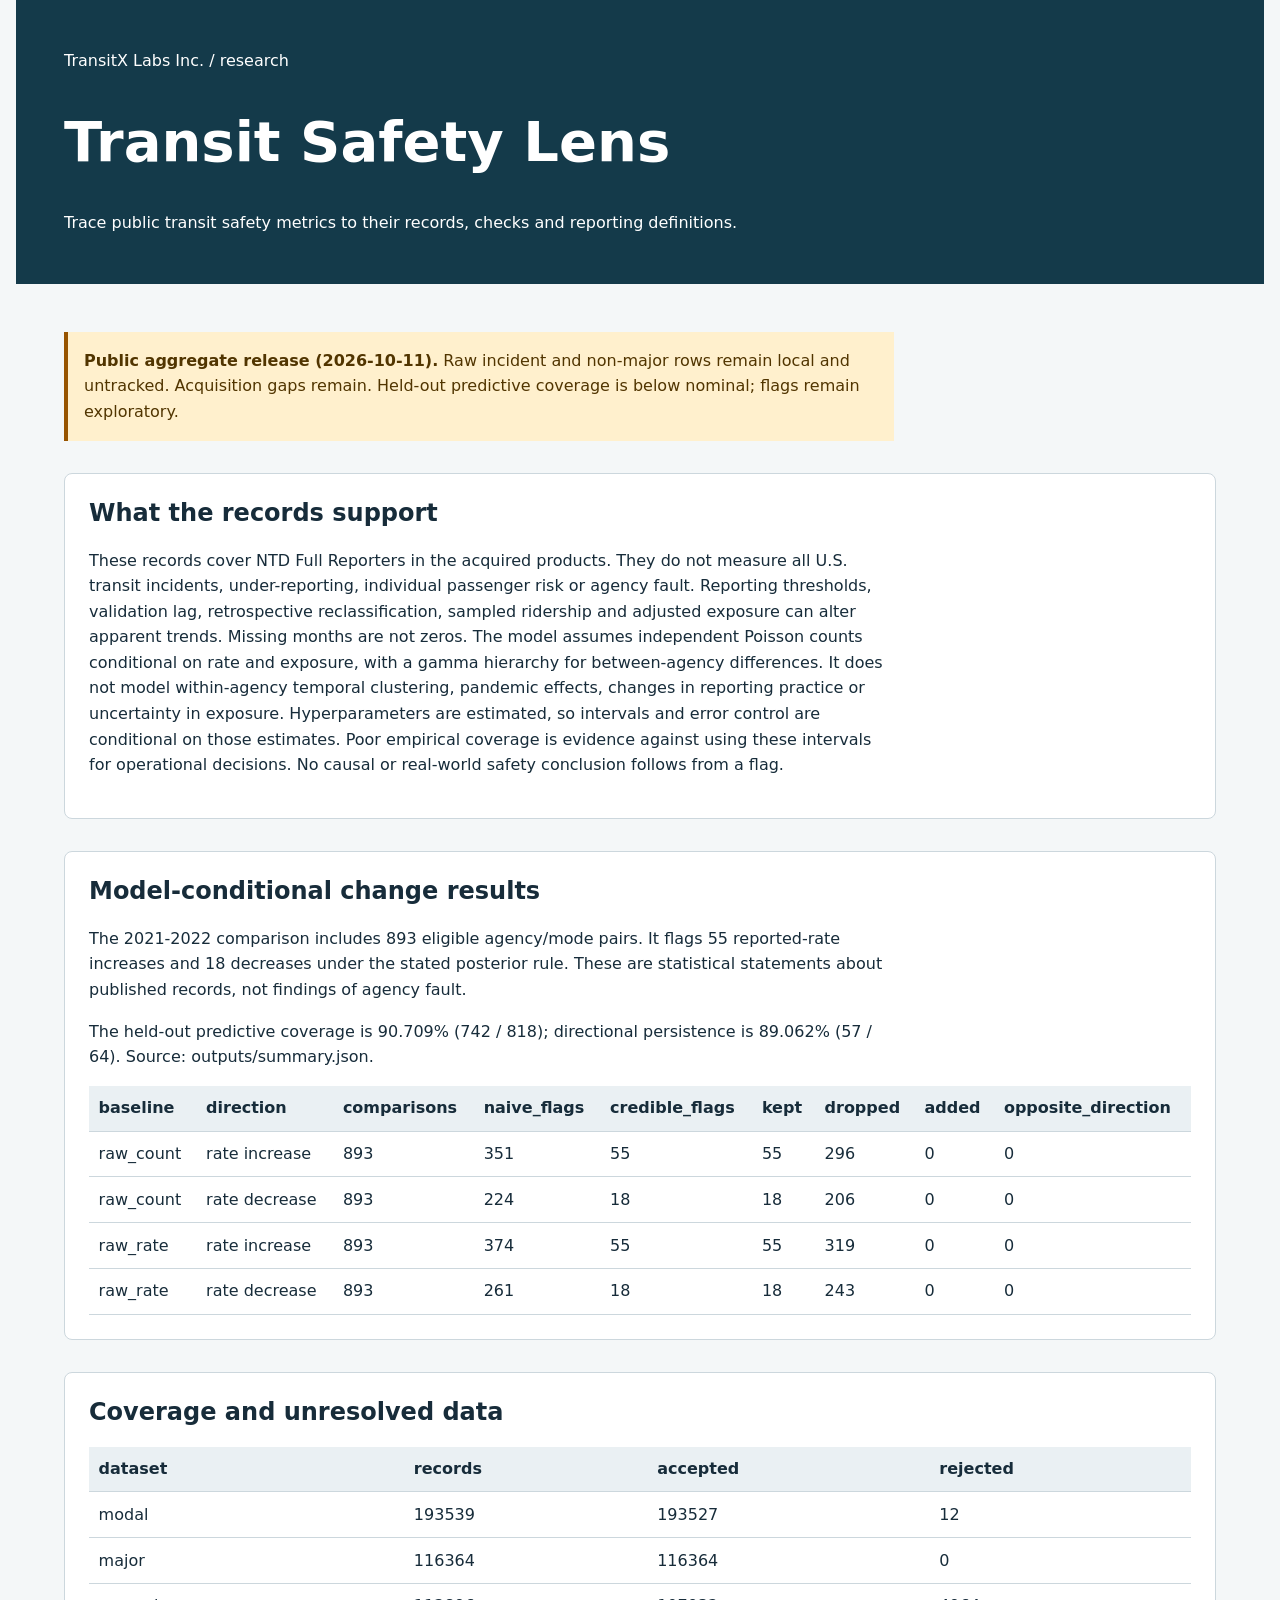
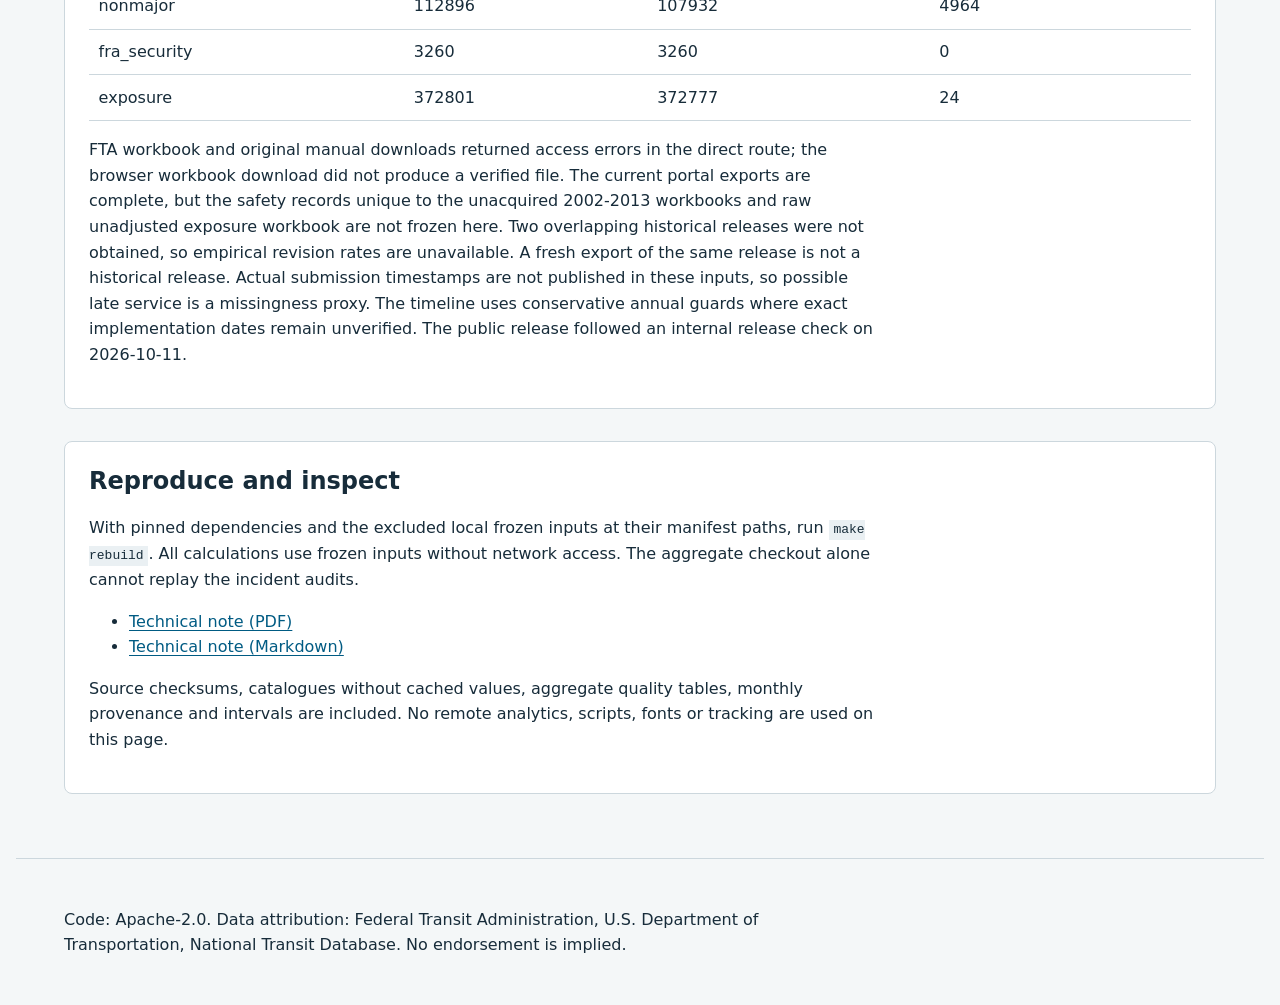
<file: index.html>
<!doctype html>
<html lang="en-CA"><head><meta charset="utf-8"><meta name="viewport" content="width=device-width,initial-scale=1"><meta name="description" content="Reproducible checks and bounded statistical comparisons for public transit safety records."><title>Transit Safety Lens | TransitX Labs</title><link rel="stylesheet" href="site/style.css"></head>
<body><a class="skip" href="#main">Skip to content</a><header><p>TransitX Labs Inc. / research</p><h1>Transit Safety Lens</h1><p>Trace public transit safety metrics to their records, checks and reporting definitions.</p></header>
<main id="main"><p class="status"><strong>Public aggregate release (2026-10-11).</strong> Raw incident and non-major rows remain local and untracked. Acquisition gaps remain. Held-out predictive coverage is below nominal; flags remain exploratory.</p><section><h2>What the records support</h2><p>These records cover NTD Full Reporters in the acquired products. They do not measure all U.S. transit incidents, under-reporting, individual passenger risk or agency fault. Reporting thresholds, validation lag, retrospective reclassification, sampled ridership and adjusted exposure can alter apparent trends. Missing months are not zeros. The model assumes independent Poisson counts conditional on rate and exposure, with a gamma hierarchy for between-agency differences. It does not model within-agency temporal clustering, pandemic effects, changes in reporting practice or uncertainty in exposure. Hyperparameters are estimated, so intervals and error control are conditional on those estimates. Poor empirical coverage is evidence against using these intervals for operational decisions. No causal or real-world safety conclusion follows from a flag.</p></section>
<section id="model-results"><h2>Model-conditional change results</h2><p>The 2021-2022 comparison includes 893 eligible agency/mode pairs. It flags 55 reported-rate increases and 18 decreases under the stated posterior rule. These are statistical statements about published records, not findings of agency fault.</p><p>The held-out predictive coverage is 90.709% (742 / 818); directional persistence is 89.062% (57 / 64). Source: outputs/summary.json.</p><table class="dataframe results">
  <thead>
    <tr style="text-align: right;">
      <th scope="col">baseline</th>
      <th scope="col">direction</th>
      <th scope="col">comparisons</th>
      <th scope="col">naive_flags</th>
      <th scope="col">credible_flags</th>
      <th scope="col">kept</th>
      <th scope="col">dropped</th>
      <th scope="col">added</th>
      <th scope="col">opposite_direction</th>
    </tr>
  </thead>
  <tbody>
    <tr>
      <td>raw_count</td>
      <td>rate increase</td>
      <td>893</td>
      <td>351</td>
      <td>55</td>
      <td>55</td>
      <td>296</td>
      <td>0</td>
      <td>0</td>
    </tr>
    <tr>
      <td>raw_count</td>
      <td>rate decrease</td>
      <td>893</td>
      <td>224</td>
      <td>18</td>
      <td>18</td>
      <td>206</td>
      <td>0</td>
      <td>0</td>
    </tr>
    <tr>
      <td>raw_rate</td>
      <td>rate increase</td>
      <td>893</td>
      <td>374</td>
      <td>55</td>
      <td>55</td>
      <td>319</td>
      <td>0</td>
      <td>0</td>
    </tr>
    <tr>
      <td>raw_rate</td>
      <td>rate decrease</td>
      <td>893</td>
      <td>261</td>
      <td>18</td>
      <td>18</td>
      <td>243</td>
      <td>0</td>
      <td>0</td>
    </tr>
  </tbody>
</table></section>
<section id="coverage"><h2>Coverage and unresolved data</h2><table class="dataframe">
  <thead>
    <tr style="text-align: right;">
      <th scope="col">dataset</th>
      <th scope="col">records</th>
      <th scope="col">accepted</th>
      <th scope="col">rejected</th>
    </tr>
  </thead>
  <tbody>
    <tr>
      <td>modal</td>
      <td>193539</td>
      <td>193527</td>
      <td>12</td>
    </tr>
    <tr>
      <td>major</td>
      <td>116364</td>
      <td>116364</td>
      <td>0</td>
    </tr>
    <tr>
      <td>nonmajor</td>
      <td>112896</td>
      <td>107932</td>
      <td>4964</td>
    </tr>
    <tr>
      <td>fra_security</td>
      <td>3260</td>
      <td>3260</td>
      <td>0</td>
    </tr>
    <tr>
      <td>exposure</td>
      <td>372801</td>
      <td>372777</td>
      <td>24</td>
    </tr>
  </tbody>
</table><p>FTA workbook and original manual downloads returned access errors in the direct route; the browser workbook download did not produce a verified file. The current portal exports are complete, but the safety records unique to the unacquired 2002-2013 workbooks and raw unadjusted exposure workbook are not frozen here. Two overlapping historical releases were not obtained, so empirical revision rates are unavailable. A fresh export of the same release is not a historical release. Actual submission timestamps are not published in these inputs, so possible late service is a missingness proxy. The timeline uses conservative annual guards where exact implementation dates remain unverified. The public release followed an internal release check on 2026-10-11.</p></section>
<section id="reproduce"><h2>Reproduce and inspect</h2><p>With pinned dependencies and the excluded local frozen inputs at their manifest paths, run <code>make rebuild</code>. All calculations use frozen inputs without network access. The aggregate checkout alone cannot replay the incident audits.</p><ul><li><a href="TECHNICAL_NOTE.pdf">Technical note (PDF)</a></li><li><a href="TECHNICAL_NOTE.md">Technical note (Markdown)</a></li></ul><p>Source checksums, catalogues without cached values, aggregate quality tables, monthly provenance and intervals are included. No remote analytics, scripts, fonts or tracking are used on this page.</p></section></main><footer><p>Code: Apache-2.0. Data attribution: Federal Transit Administration, U.S. Department of Transportation, National Transit Database. No endorsement is implied.</p></footer></body></html>
</file>
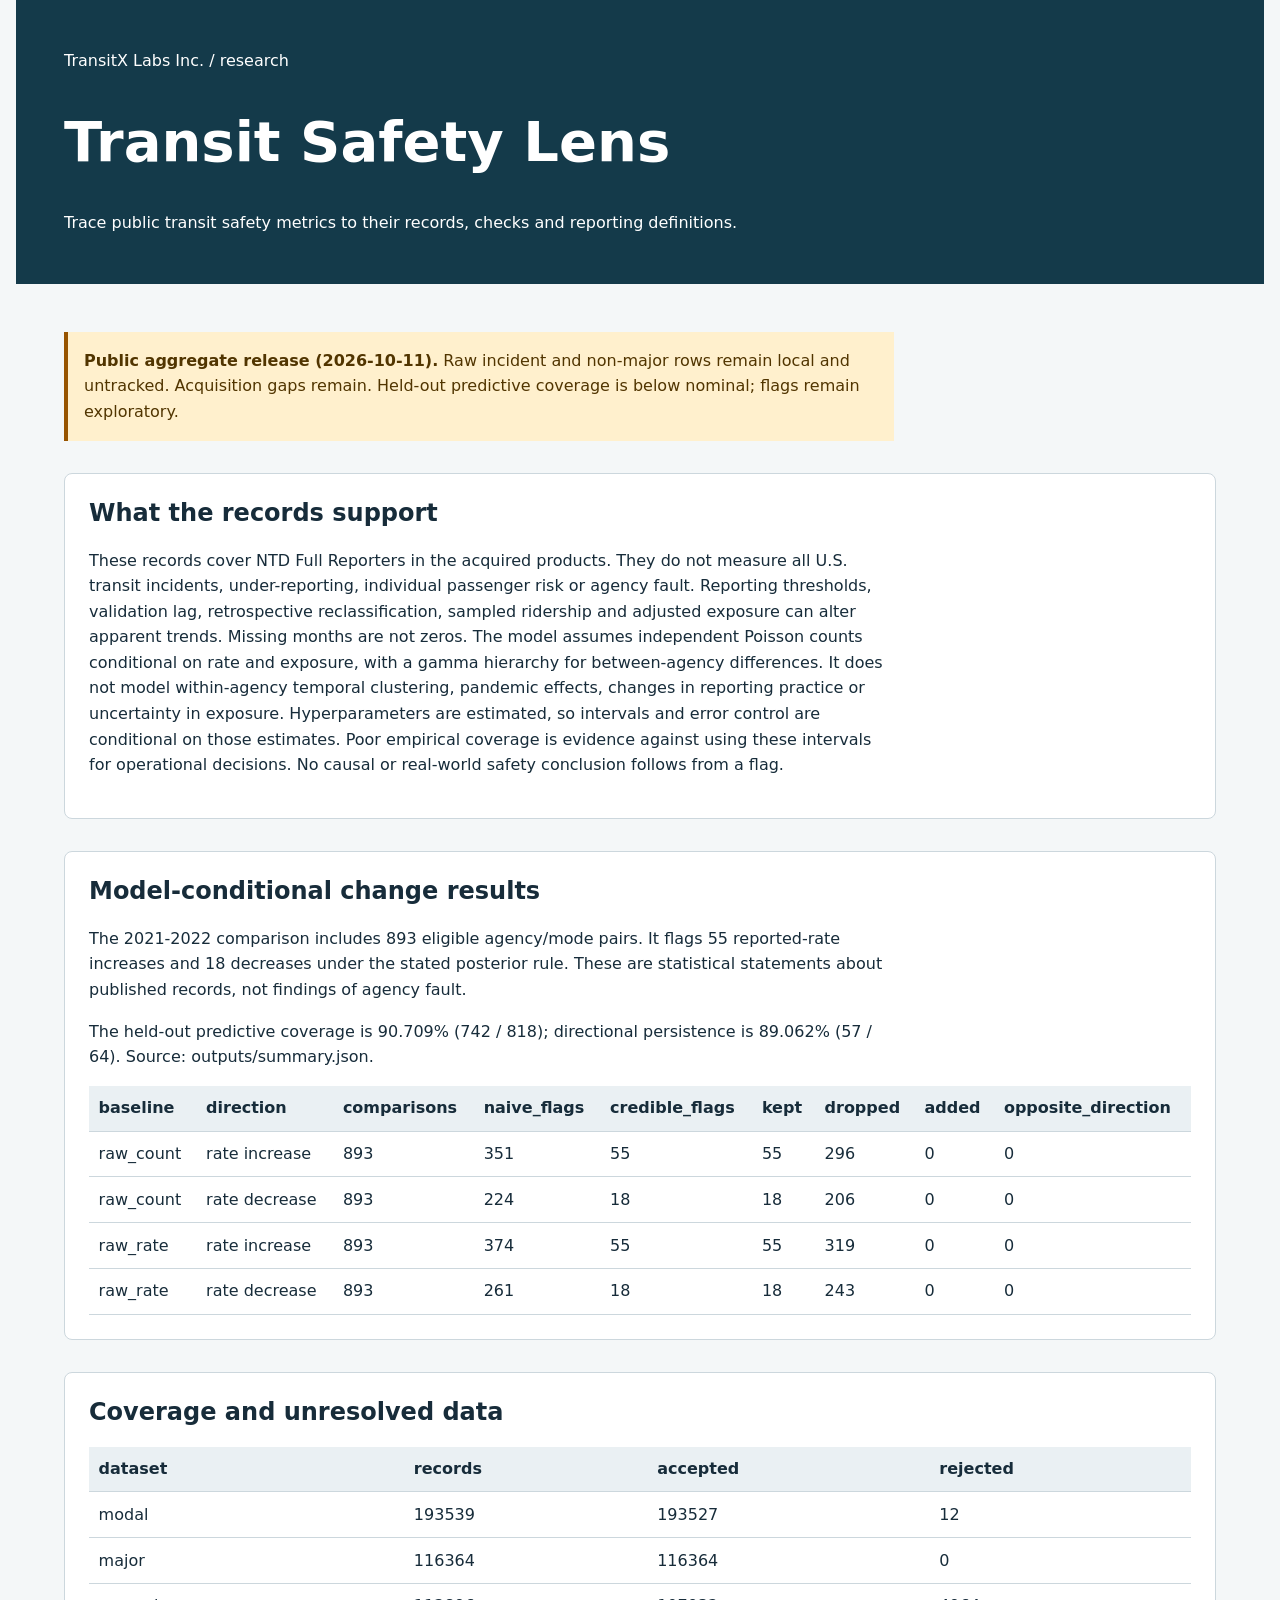
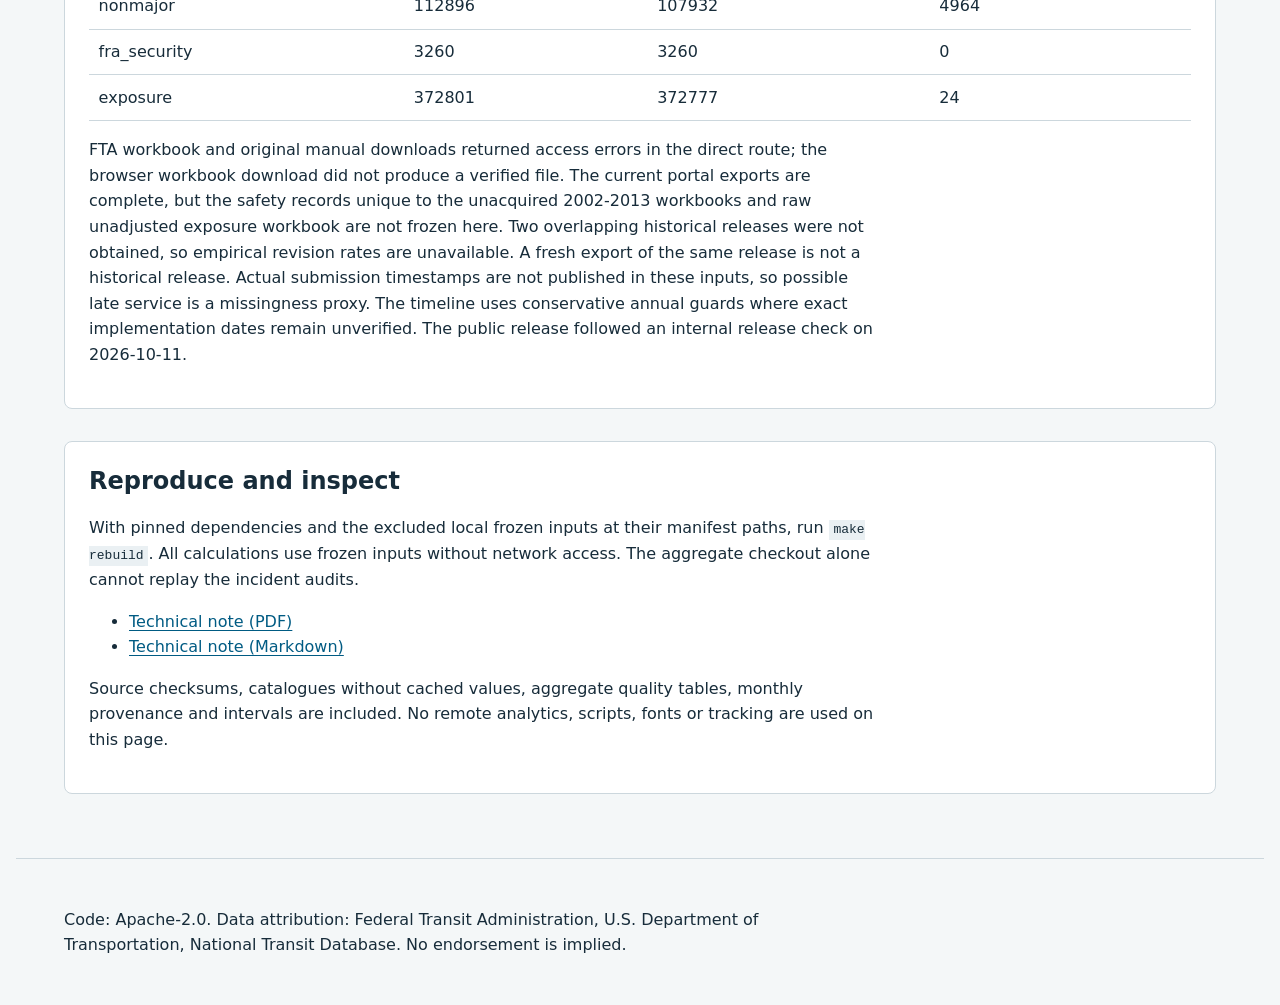
<file: site/index.html>
<!doctype html>
<html lang="en-CA"><head><meta charset="utf-8"><meta name="viewport" content="width=device-width,initial-scale=1"><meta name="description" content="Reproducible checks and bounded statistical comparisons for public transit safety records."><title>Transit Safety Lens | TransitX Labs</title><link rel="stylesheet" href="style.css"></head>
<body><a class="skip" href="#main">Skip to content</a><header><p>TransitX Labs Inc. / research</p><h1>Transit Safety Lens</h1><p>Trace public transit safety metrics to their records, checks and reporting definitions.</p></header>
<main id="main"><p class="status"><strong>Public aggregate release (2026-10-11).</strong> Raw incident and non-major rows remain local and untracked. Acquisition gaps remain. Held-out predictive coverage is below nominal; flags remain exploratory.</p><section><h2>What the records support</h2><p>These records cover NTD Full Reporters in the acquired products. They do not measure all U.S. transit incidents, under-reporting, individual passenger risk or agency fault. Reporting thresholds, validation lag, retrospective reclassification, sampled ridership and adjusted exposure can alter apparent trends. Missing months are not zeros. The model assumes independent Poisson counts conditional on rate and exposure, with a gamma hierarchy for between-agency differences. It does not model within-agency temporal clustering, pandemic effects, changes in reporting practice or uncertainty in exposure. Hyperparameters are estimated, so intervals and error control are conditional on those estimates. Poor empirical coverage is evidence against using these intervals for operational decisions. No causal or real-world safety conclusion follows from a flag.</p></section>
<section><h2>Model-conditional change results</h2><p>The 2021-2022 comparison includes 893 eligible agency/mode pairs. It flags 55 reported-rate increases and 18 decreases under the stated posterior rule. These are statistical statements about published records, not findings of agency fault.</p><p>The held-out predictive coverage is 90.709% (742 / 818); directional persistence is 89.062% (57 / 64). Source: outputs/summary.json.</p><table class="dataframe results">
  <thead>
    <tr style="text-align: right;">
      <th scope="col">baseline</th>
      <th scope="col">direction</th>
      <th scope="col">comparisons</th>
      <th scope="col">naive_flags</th>
      <th scope="col">credible_flags</th>
      <th scope="col">kept</th>
      <th scope="col">dropped</th>
      <th scope="col">added</th>
      <th scope="col">opposite_direction</th>
    </tr>
  </thead>
  <tbody>
    <tr>
      <td>raw_count</td>
      <td>rate increase</td>
      <td>893</td>
      <td>351</td>
      <td>55</td>
      <td>55</td>
      <td>296</td>
      <td>0</td>
      <td>0</td>
    </tr>
    <tr>
      <td>raw_count</td>
      <td>rate decrease</td>
      <td>893</td>
      <td>224</td>
      <td>18</td>
      <td>18</td>
      <td>206</td>
      <td>0</td>
      <td>0</td>
    </tr>
    <tr>
      <td>raw_rate</td>
      <td>rate increase</td>
      <td>893</td>
      <td>374</td>
      <td>55</td>
      <td>55</td>
      <td>319</td>
      <td>0</td>
      <td>0</td>
    </tr>
    <tr>
      <td>raw_rate</td>
      <td>rate decrease</td>
      <td>893</td>
      <td>261</td>
      <td>18</td>
      <td>18</td>
      <td>243</td>
      <td>0</td>
      <td>0</td>
    </tr>
  </tbody>
</table></section>
<section><h2>Coverage and unresolved data</h2><table class="dataframe">
  <thead>
    <tr style="text-align: right;">
      <th scope="col">dataset</th>
      <th scope="col">records</th>
      <th scope="col">accepted</th>
      <th scope="col">rejected</th>
    </tr>
  </thead>
  <tbody>
    <tr>
      <td>modal</td>
      <td>193539</td>
      <td>193527</td>
      <td>12</td>
    </tr>
    <tr>
      <td>major</td>
      <td>116364</td>
      <td>116364</td>
      <td>0</td>
    </tr>
    <tr>
      <td>nonmajor</td>
      <td>112896</td>
      <td>107932</td>
      <td>4964</td>
    </tr>
    <tr>
      <td>fra_security</td>
      <td>3260</td>
      <td>3260</td>
      <td>0</td>
    </tr>
    <tr>
      <td>exposure</td>
      <td>372801</td>
      <td>372777</td>
      <td>24</td>
    </tr>
  </tbody>
</table><p>FTA workbook and original manual downloads returned access errors in the direct route; the browser workbook download did not produce a verified file. The current portal exports are complete, but the safety records unique to the unacquired 2002-2013 workbooks and raw unadjusted exposure workbook are not frozen here. Two overlapping historical releases were not obtained, so empirical revision rates are unavailable. A fresh export of the same release is not a historical release. Actual submission timestamps are not published in these inputs, so possible late service is a missingness proxy. The timeline uses conservative annual guards where exact implementation dates remain unverified. The public release followed an internal release check on 2026-10-11.</p></section>
<section><h2>Reproduce and inspect</h2><p>With pinned dependencies and the excluded local frozen inputs at their manifest paths, run <code>make rebuild</code>. All calculations use frozen inputs without network access. The aggregate checkout alone cannot replay the incident audits.</p><ul><li><a href="../TECHNICAL_NOTE.pdf">Technical note (PDF)</a></li><li><a href="../TECHNICAL_NOTE.md">Technical note (Markdown)</a></li></ul><p>Source checksums, catalogues without cached values, aggregate quality tables, monthly provenance and intervals are included. No remote analytics, scripts, fonts or tracking are used on this page.</p></section></main><footer><p>Code: Apache-2.0. Data attribution: Federal Transit Administration, U.S. Department of Transportation, National Transit Database. No endorsement is implied.</p></footer></body></html>
</file>
<file: site/style.css>
:root { color-scheme: light; font-family: system-ui, sans-serif; color: #172c3a; background: #f4f7f8; }
body { margin: 0; line-height: 1.6; }
header, main, footer { max-width: 72rem; margin: auto; padding: 2rem clamp(1rem, 4vw, 3rem); }
header { background: #143a4a; color: white; }
h1 { font-size: clamp(2rem, 5vw, 3.5rem); line-height: 1.1; }
h2 { line-height: 1.25; margin-top: 0; }
p { max-width: 78ch; }
section { margin: 2rem 0; padding: 1.5rem; background: white; border: 1px solid #ccd7dd; border-radius: 0.5rem; overflow-x: auto; }
a { color: #005b83; text-underline-offset: .2em; }
a:focus-visible { outline: 3px solid #975400; outline-offset: 3px; }
.skip { position: absolute; top: -5rem; left: 1rem; padding: .5rem; background: white; }
.skip:focus { top: 1rem; }
.status { background: #fff0cd; color: #513500; padding: 1rem; border-left: 4px solid #975400; }
table { border-collapse: collapse; width: 100%; text-align: left; font-variant-numeric: tabular-nums; }
th, td { border-bottom: 1px solid #ccd7dd; padding: .6rem; }
th { background: #eaf0f3; text-align: left; }
code { background: #eaf0f3; padding: .15rem .3rem; }
footer { border-top: 1px solid #ccd7dd; }
@media print { header, section { break-inside: avoid; } .skip { display: none; } }
</file>
